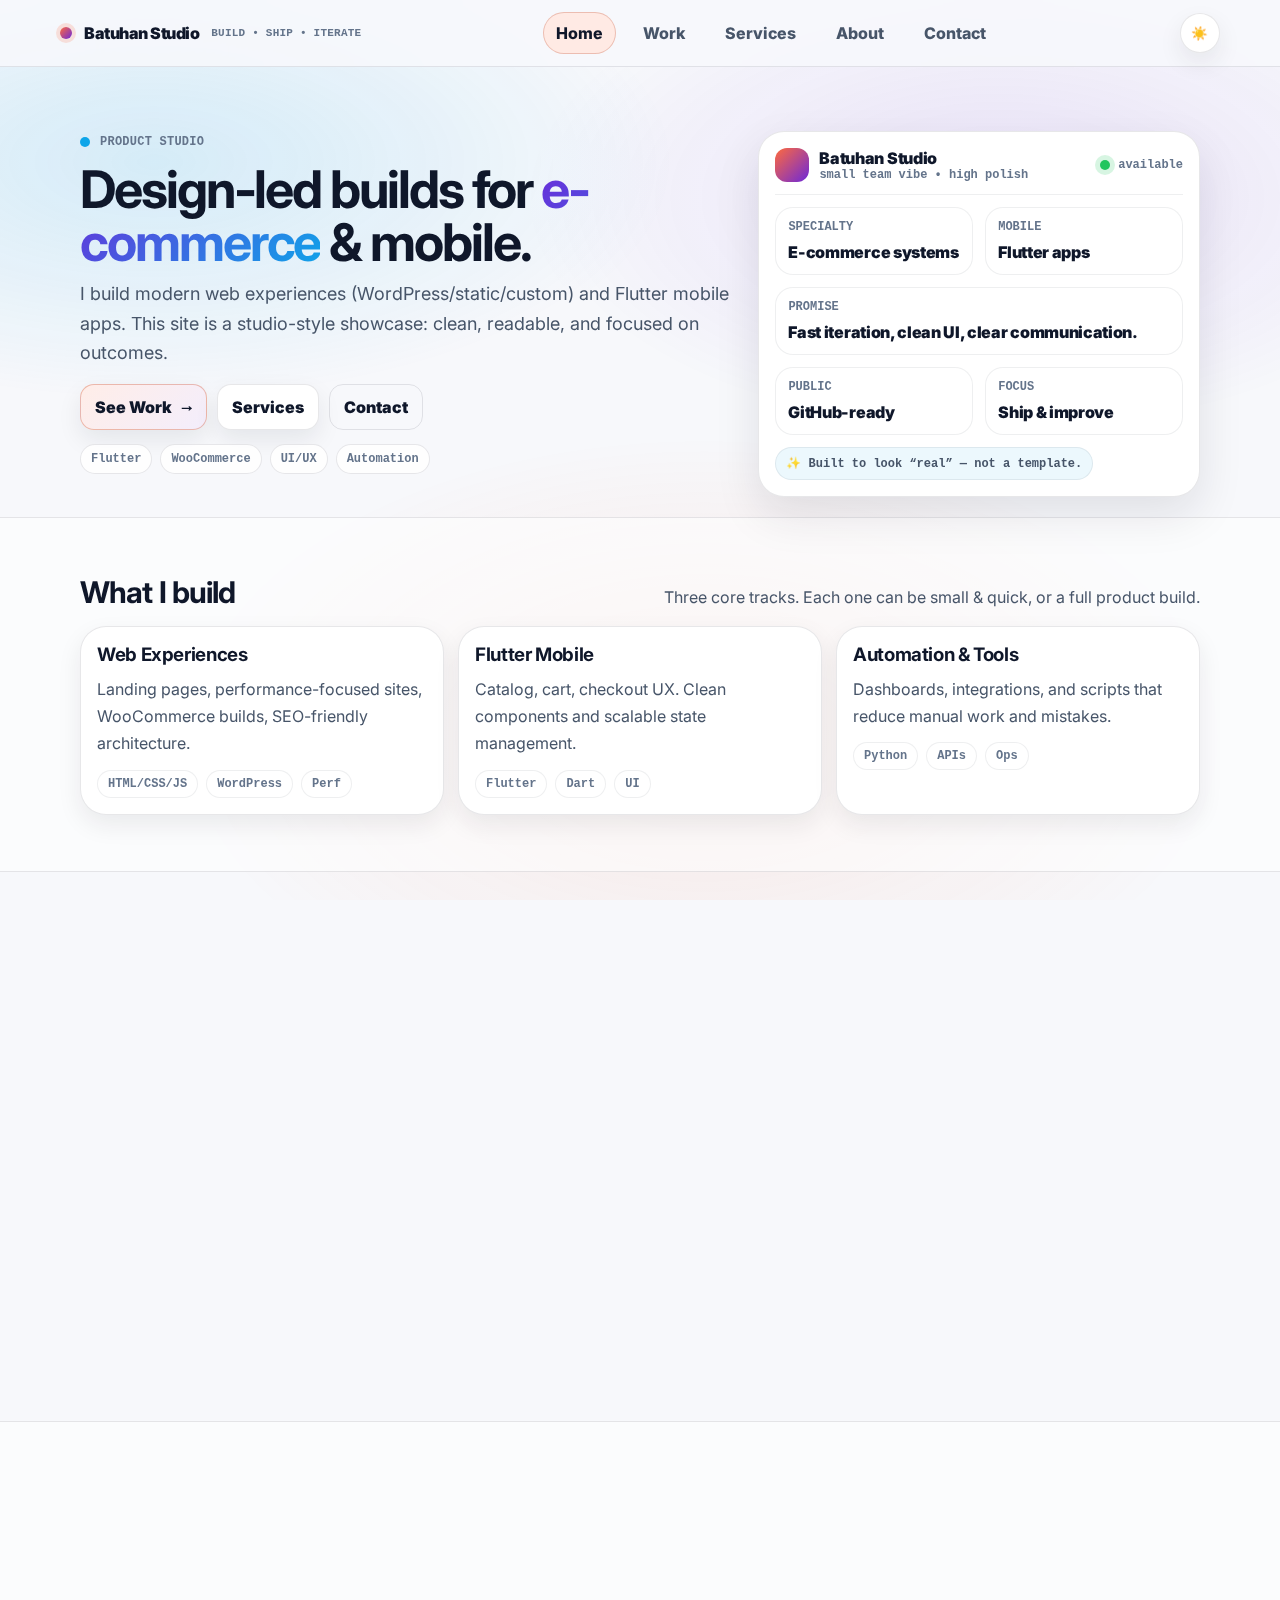
<file: index.html>
<!doctype html>
<html lang="en" data-theme="light">
<head>
  <meta charset="utf-8" />
  <meta name="viewport" content="width=device-width, initial-scale=1" />
  <meta name="theme-color" content="#f7f8fb" />
  <meta name="description" content="Studio-style landing for Batuhan Saylam." />
  <title>Batuhan Studio | Product Studio</title>

  <link rel="preconnect" href="https://fonts.googleapis.com">
  <link rel="preconnect" href="https://fonts.gstatic.com" crossorigin>
  <link href="https://fonts.googleapis.com/css2?family=Inter:wght@300;400;600;700;800;900&display=swap" rel="stylesheet">

  <link rel="stylesheet" href="./assets/css/styles.css" />
</head>
<body>
  <div class="bg" aria-hidden="true"></div>

  <div class="page-transition" id="pageTransition" aria-hidden="true">
    <div class="pt-inner">
      <div class="pt-card"><span class="spinner" aria-hidden="true"></span><span>Loading…</span></div>
    </div>
  </div>

  <header class="topbar">
    <div class="container topbar-inner">
      <a class="brand" href="./index.html" aria-label="Home">
        <span class="brand-mark" aria-hidden="true"></span>
        <span>Batuhan Studio</span>
        <small>build • ship • iterate</small>
      </a>

      <nav class="nav" aria-label="Main">
        <a href="./index.html">Home</a>
        <a href="./work.html">Work</a>
        <a href="./services.html">Services</a>
        <a href="./about.html">About</a>
        <a href="./index.html#contact">Contact</a>
      </nav>

      <div class="actions">
        <button class="icon-btn" id="themeToggle" aria-label="Toggle theme"><span id="themeIcon">☀️</span></button>
        <button class="icon-btn burger" id="burger" aria-label="Menu" aria-expanded="false">
          <span></span><span></span><span></span>
        </button>
      </div>
    </div>
  </header>

  <aside class="drawer" id="drawer" aria-hidden="true">
    <div class="drawer-panel drawer-panel">
      <div style="display:flex; justify-content:space-between; align-items:center; gap:10px;">
        <span class="pill">menu</span>
        <button class="icon-btn" id="drawerClose" aria-label="Close">✕</button>
      </div>
      <div style="margin-top:10px">
        <a href="./index.html">Home</a>
        <a href="./work.html">Work</a>
        <a href="./services.html">Services</a>
        <a href="./about.html">About</a>
        <a href="./index.html#contact">Contact</a>
      </div>
      <div style="margin-top:14px; display:flex; gap:8px; flex-wrap:wrap;">
        <span class="pill">static</span><span class="pill">fast</span><span class="pill">public repo safe</span>
      </div>
    </div>
  </aside>

  
<main>
  <section class="hero">
    <div class="container">
      <div class="hero-grid">
        <div class="reveal">
          <div class="kicker"><span class="kdot"></span><span>product studio</span></div>
          <h1>Design-led builds for <span class="grad">e-commerce</span> & mobile.</h1>
          <p class="lead">
            I build modern web experiences (WordPress/static/custom) and Flutter mobile apps.
            This site is a studio-style showcase: clean, readable, and focused on outcomes.
          </p>

          <div class="hero-cta">
            <a class="btn primary" href="./work.html"><span>See Work</span><span class="arrow">→</span></a>
            <a class="btn" href="./services.html"><span>Services</span></a>
            <a class="btn ghost" href="#contact"><span>Contact</span></a>
          </div>

          <div class="reveal" style="margin-top:14px; display:flex; gap:8px; flex-wrap:wrap">
            <span class="pill">Flutter</span><span class="pill">WooCommerce</span><span class="pill">UI/UX</span><span class="pill">Automation</span>
          </div>
        </div>

        <aside class="hero-card reveal">
          <div class="top">
            <div class="logo">
              <div class="sq" aria-hidden="true"></div>
              <div>
                <div style="font-weight:950; letter-spacing:-.02em;">Batuhan Studio</div>
                <div style="color:var(--muted2); font-family:var(--mono); font-weight:800; font-size:12px;">small team vibe • high polish</div>
              </div>
            </div>
            <div class="status"><span class="dot" aria-hidden="true"></span><span>available</span></div>
          </div>

          <div class="bento">
            <div class="tile">
              <div class="t">specialty</div>
              <div class="v">E-commerce systems</div>
            </div>
            <div class="tile">
              <div class="t">mobile</div>
              <div class="v">Flutter apps</div>
            </div>
            <div class="tile big">
              <div class="t">promise</div>
              <div class="v">Fast iteration, clean UI, clear communication.</div>
            </div>
            <div class="tile">
              <div class="t">public</div>
              <div class="v">GitHub-ready</div>
            </div>
            <div class="tile">
              <div class="t">focus</div>
              <div class="v">Ship & improve</div>
            </div>
          </div>

          <div style="margin-top:12px">
            <span class="spark">✨ Built to look “real” — not a template.</span>
          </div>
        </aside>
      </div>
    </div>
  </section>

  <section class="section alt">
    <div class="container">
      <div class="section-head">
        <h2 class="reveal">What I build</h2>
        <p class="reveal">Three core tracks. Each one can be small & quick, or a full product build.</p>
      </div>

      <div class="grid three">
        <div class="card reveal">
          <h3>Web Experiences</h3>
          <p>Landing pages, performance-focused sites, WooCommerce builds, SEO-friendly architecture.</p>
          <div class="tags"><span class="tag">HTML/CSS/JS</span><span class="tag">WordPress</span><span class="tag">Perf</span></div>
        </div>
        <div class="card reveal">
          <h3>Flutter Mobile</h3>
          <p>Catalog, cart, checkout UX. Clean components and scalable state management.</p>
          <div class="tags"><span class="tag">Flutter</span><span class="tag">Dart</span><span class="tag">UI</span></div>
        </div>
        <div class="card reveal">
          <h3>Automation & Tools</h3>
          <p>Dashboards, integrations, and scripts that reduce manual work and mistakes.</p>
          <div class="tags"><span class="tag">Python</span><span class="tag">APIs</span><span class="tag">Ops</span></div>
        </div>
      </div>
    </div>
  </section>

  <section class="section">
    <div class="container">
      <div class="section-head">
        <h2 class="reveal">Selected work</h2>
        <p class="reveal">High-level cards here; details can live in case-study pages or repo READMEs.</p>
      </div>

      <div class="work">
        <a class="work-item reveal" href="./work.html">
          <div class="work-cover"><span class="work-badge">E-commerce</span></div>
          <div class="work-body">
            <h3>Checkout & Cart Improvements</h3>
            <p>Reduce friction in the purchase funnel and improve clarity across devices.</p>
            <div class="work-meta"><span class="tag">UX</span><span class="tag">WooCommerce</span><span class="tag">Performance</span></div>
          </div>
        </a>

        <a class="work-item reveal" href="./work.html">
          <div class="work-cover"><span class="work-badge">Flutter</span></div>
          <div class="work-body">
            <h3>Boutique Store App</h3>
            <p>Mobile storefront consuming WordPress/Woo data with a premium UI.</p>
            <div class="work-meta"><span class="tag">Flutter</span><span class="tag">API</span><span class="tag">UI</span></div>
          </div>
        </a>
      </div>

      <div class="reveal" style="margin-top:14px; display:flex; justify-content:flex-end;">
        <a class="btn primary" href="./work.html"><span>Browse all work</span><span class="arrow">→</span></a>
      </div>
    </div>
  </section>

  <section class="section alt">
    <div class="container">
      <div class="section-head">
        <h2 class="reveal">How I work</h2>
        <p class="reveal">Simple process, shipped in small increments. It keeps projects sane.</p>
      </div>

      <div class="process">
        <div class="step reveal">
          <div class="num">1</div>
          <h3>Define</h3>
          <p>Clarify scope, constraints, user journey, and success metrics.</p>
        </div>
        <div class="step reveal">
          <div class="num">2</div>
          <h3>Design</h3>
          <p>Bento layouts, clean components, and UX for real-world edge cases.</p>
        </div>
        <div class="step reveal">
          <div class="num">3</div>
          <h3>Ship</h3>
          <p>Deliver fast, iterate weekly, and keep everything maintainable.</p>
        </div>
      </div>
    </div>
  </section>

  <section class="section" id="contact">
    <div class="container">
      <div class="section-head">
        <h2 class="reveal">Contact</h2>
        <p class="reveal">No backend here — the form opens your email client. Clean + public repo safe.</p>
      </div>

      <div class="grid two">
        <div class="card reveal">
          <h3>Quick links</h3>
          <p><strong>Email:</strong> <a href="mailto:batuhan.saylam@icloud.com">batuhan.saylam@icloud.com</a></p>
          <p><strong>GitHub:</strong> <a href="https://github.com/bthnsylm" target="_blank" rel="noreferrer">github.com/bthnsylm</a></p>
          <p style="margin-top:12px; color:var(--muted2); font-family:var(--mono); font-weight:800; font-size:12px;">
            LinkedIn: pending account review
          </p>
          <div class="tags"><span class="tag">Istanbul</span><span class="tag">E-commerce</span><span class="tag">Mobile</span></div>
        </div>

        <div class="card reveal">
          <h3>Send a message</h3>
          <form id="contactForm" style="display:grid; gap:10px;">
            <label style="display:grid; gap:6px;">
              <span style="font-family:var(--mono); font-weight:900; font-size:12px; color:var(--muted2); text-transform:uppercase;">Name</span>
              <input name="name" required placeholder="Your name" style="padding:12px 12px; border-radius:14px; border:1px solid var(--line); background:var(--paper); color:var(--ink); outline:none;" />
            </label>
            <label style="display:grid; gap:6px;">
              <span style="font-family:var(--mono); font-weight:900; font-size:12px; color:var(--muted2); text-transform:uppercase;">Email</span>
              <input name="email" type="email" required placeholder="you@mail.com" style="padding:12px 12px; border-radius:14px; border:1px solid var(--line); background:var(--paper); color:var(--ink); outline:none;" />
            </label>
            <label style="display:grid; gap:6px;">
              <span style="font-family:var(--mono); font-weight:900; font-size:12px; color:var(--muted2); text-transform:uppercase;">Message</span>
              <textarea name="message" rows="5" required placeholder="A short message…" style="padding:12px 12px; border-radius:14px; border:1px solid var(--line); background:var(--paper); color:var(--ink); outline:none; resize:vertical;"></textarea>
            </label>
            <button class="btn primary" type="submit"><span>Open email</span><span class="arrow">→</span></button>
            <div class="pill">Tip: later we can wire this to a real API.</div>
          </form>
        </div>
      </div>
    </div>
  </section>
</main>


  <footer class="footer">
    <div class="container footer-inner">
      <span class="reveal">© <span id="year"></span> Batuhan Saylam</span>
      <span class="reveal" style="display:flex; gap:10px; align-items:center; flex-wrap:wrap;">
        <span class="pill">HTML/CSS/JS</span>
        <a href="https://github.com/bthnsylm" target="_blank" rel="noreferrer">GitHub</a>
      </span>
    </div>
  </footer>

  <script src="./assets/js/main.js"></script>
</body>
</html>
</file>
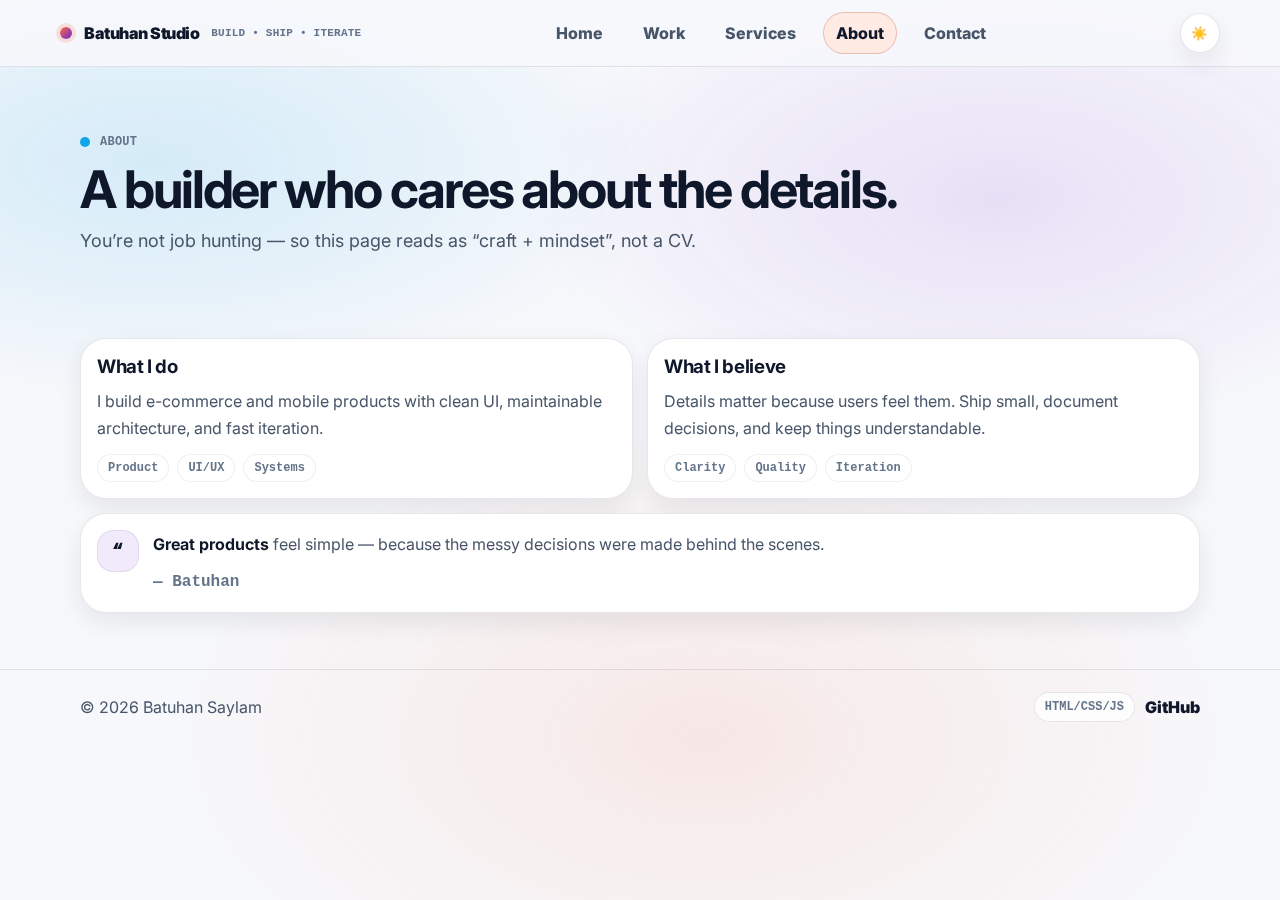
<file: about.html>
<!doctype html>
<html lang="en" data-theme="light">
<head>
  <meta charset="utf-8" />
  <meta name="viewport" content="width=device-width, initial-scale=1" />
  <meta name="theme-color" content="#f7f8fb" />
  <meta name="description" content="About the studio." />
  <title>About | Batuhan Studio</title>

  <link rel="preconnect" href="https://fonts.googleapis.com">
  <link rel="preconnect" href="https://fonts.gstatic.com" crossorigin>
  <link href="https://fonts.googleapis.com/css2?family=Inter:wght@300;400;600;700;800;900&display=swap" rel="stylesheet">

  <link rel="stylesheet" href="./assets/css/styles.css" />
</head>
<body>
  <div class="bg" aria-hidden="true"></div>

  <div class="page-transition" id="pageTransition" aria-hidden="true">
    <div class="pt-inner">
      <div class="pt-card"><span class="spinner" aria-hidden="true"></span><span>Loading…</span></div>
    </div>
  </div>

  <header class="topbar">
    <div class="container topbar-inner">
      <a class="brand" href="./index.html" aria-label="Home">
        <span class="brand-mark" aria-hidden="true"></span>
        <span>Batuhan Studio</span>
        <small>build • ship • iterate</small>
      </a>

      <nav class="nav" aria-label="Main">
        <a href="./index.html">Home</a>
        <a href="./work.html">Work</a>
        <a href="./services.html">Services</a>
        <a href="./about.html">About</a>
        <a href="./index.html#contact">Contact</a>
      </nav>

      <div class="actions">
        <button class="icon-btn" id="themeToggle" aria-label="Toggle theme"><span id="themeIcon">☀️</span></button>
        <button class="icon-btn burger" id="burger" aria-label="Menu" aria-expanded="false">
          <span></span><span></span><span></span>
        </button>
      </div>
    </div>
  </header>

  <aside class="drawer" id="drawer" aria-hidden="true">
    <div class="drawer-panel drawer-panel">
      <div style="display:flex; justify-content:space-between; align-items:center; gap:10px;">
        <span class="pill">menu</span>
        <button class="icon-btn" id="drawerClose" aria-label="Close">✕</button>
      </div>
      <div style="margin-top:10px">
        <a href="./index.html">Home</a>
        <a href="./work.html">Work</a>
        <a href="./services.html">Services</a>
        <a href="./about.html">About</a>
        <a href="./index.html#contact">Contact</a>
      </div>
      <div style="margin-top:14px; display:flex; gap:8px; flex-wrap:wrap;">
        <span class="pill">static</span><span class="pill">fast</span><span class="pill">public repo safe</span>
      </div>
    </div>
  </aside>

  
<main>
  <section class="hero" style="padding-bottom:10px;">
    <div class="container">
      <div class="kicker reveal"><span class="kdot"></span><span>about</span></div>
      <h1 class="reveal">A builder who cares about the details.</h1>
      <p class="lead reveal">You’re not job hunting — so this page reads as “craft + mindset”, not a CV.</p>
    </div>
  </section>

  <section class="section">
    <div class="container">
      <div class="grid two">
        <div class="card reveal">
          <h3>What I do</h3>
          <p>I build e-commerce and mobile products with clean UI, maintainable architecture, and fast iteration.</p>
          <div class="tags"><span class="tag">Product</span><span class="tag">UI/UX</span><span class="tag">Systems</span></div>
        </div>
        <div class="card reveal">
          <h3>What I believe</h3>
          <p>Details matter because users feel them. Ship small, document decisions, and keep things understandable.</p>
          <div class="tags"><span class="tag">Clarity</span><span class="tag">Quality</span><span class="tag">Iteration</span></div>
        </div>
      </div>

      <div style="margin-top:14px" class="quote reveal">
        <div class="qmark">“</div>
        <div>
          <p><strong>Great products</strong> feel simple — because the messy decisions were made behind the scenes.</p>
          <p style="margin-top:10px; color:var(--muted2); font-family:var(--mono); font-weight:800;">— Batuhan</p>
        </div>
      </div>
    </div>
  </section>
</main>


  <footer class="footer">
    <div class="container footer-inner">
      <span class="reveal">© <span id="year"></span> Batuhan Saylam</span>
      <span class="reveal" style="display:flex; gap:10px; align-items:center; flex-wrap:wrap;">
        <span class="pill">HTML/CSS/JS</span>
        <a href="https://github.com/bthnsylm" target="_blank" rel="noreferrer">GitHub</a>
      </span>
    </div>
  </footer>

  <script src="./assets/js/main.js"></script>
</body>
</html>
</file>
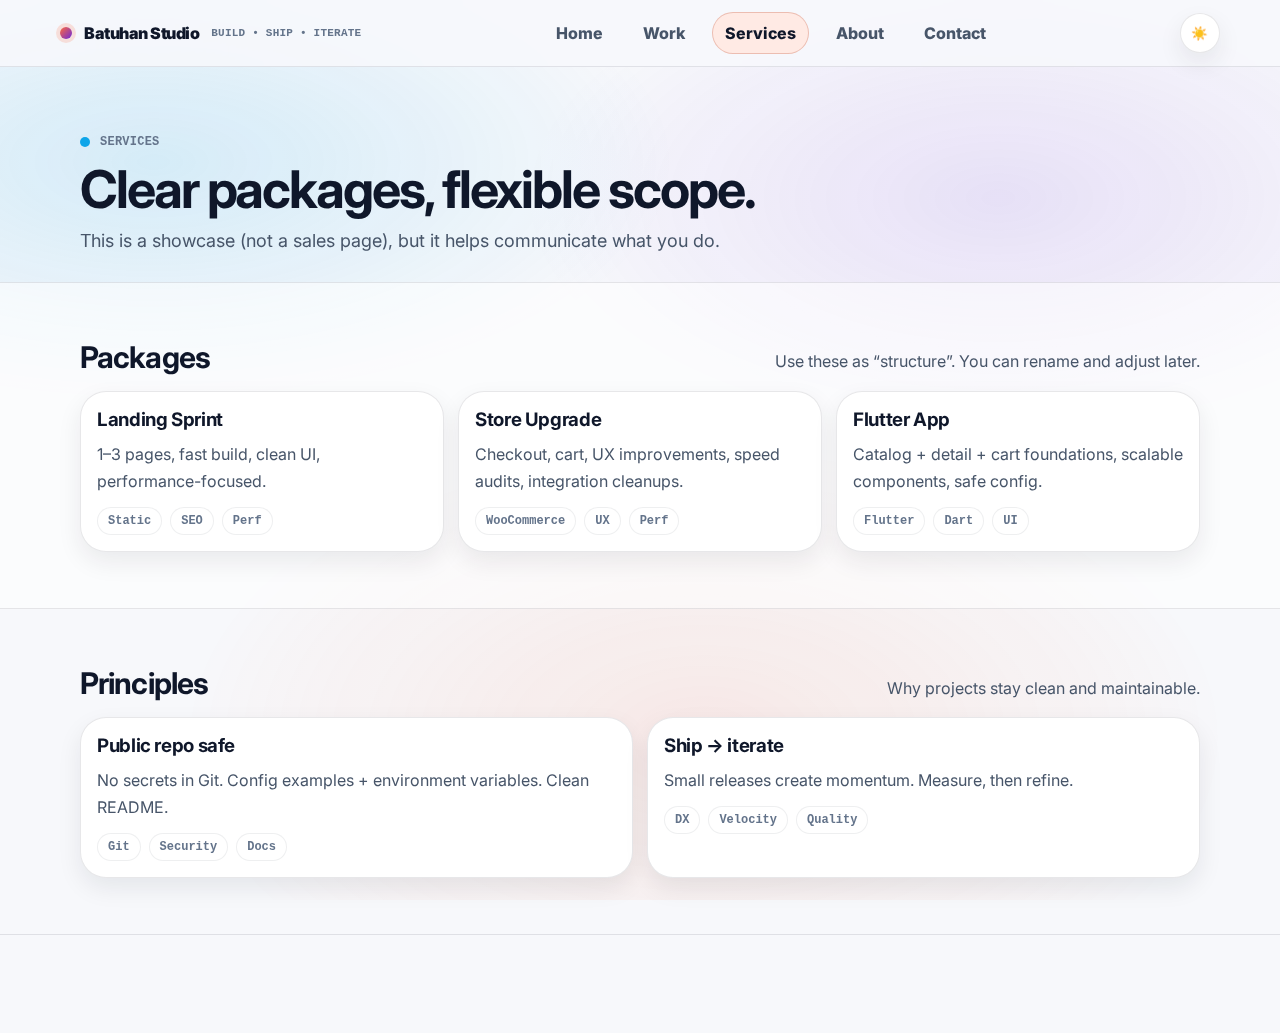
<file: services.html>
<!doctype html>
<html lang="en" data-theme="light">
<head>
  <meta charset="utf-8" />
  <meta name="viewport" content="width=device-width, initial-scale=1" />
  <meta name="theme-color" content="#f7f8fb" />
  <meta name="description" content="Services and packages." />
  <title>Services | Batuhan Studio</title>

  <link rel="preconnect" href="https://fonts.googleapis.com">
  <link rel="preconnect" href="https://fonts.gstatic.com" crossorigin>
  <link href="https://fonts.googleapis.com/css2?family=Inter:wght@300;400;600;700;800;900&display=swap" rel="stylesheet">

  <link rel="stylesheet" href="./assets/css/styles.css" />
</head>
<body>
  <div class="bg" aria-hidden="true"></div>

  <div class="page-transition" id="pageTransition" aria-hidden="true">
    <div class="pt-inner">
      <div class="pt-card"><span class="spinner" aria-hidden="true"></span><span>Loading…</span></div>
    </div>
  </div>

  <header class="topbar">
    <div class="container topbar-inner">
      <a class="brand" href="./index.html" aria-label="Home">
        <span class="brand-mark" aria-hidden="true"></span>
        <span>Batuhan Studio</span>
        <small>build • ship • iterate</small>
      </a>

      <nav class="nav" aria-label="Main">
        <a href="./index.html">Home</a>
        <a href="./work.html">Work</a>
        <a href="./services.html">Services</a>
        <a href="./about.html">About</a>
        <a href="./index.html#contact">Contact</a>
      </nav>

      <div class="actions">
        <button class="icon-btn" id="themeToggle" aria-label="Toggle theme"><span id="themeIcon">☀️</span></button>
        <button class="icon-btn burger" id="burger" aria-label="Menu" aria-expanded="false">
          <span></span><span></span><span></span>
        </button>
      </div>
    </div>
  </header>

  <aside class="drawer" id="drawer" aria-hidden="true">
    <div class="drawer-panel drawer-panel">
      <div style="display:flex; justify-content:space-between; align-items:center; gap:10px;">
        <span class="pill">menu</span>
        <button class="icon-btn" id="drawerClose" aria-label="Close">✕</button>
      </div>
      <div style="margin-top:10px">
        <a href="./index.html">Home</a>
        <a href="./work.html">Work</a>
        <a href="./services.html">Services</a>
        <a href="./about.html">About</a>
        <a href="./index.html#contact">Contact</a>
      </div>
      <div style="margin-top:14px; display:flex; gap:8px; flex-wrap:wrap;">
        <span class="pill">static</span><span class="pill">fast</span><span class="pill">public repo safe</span>
      </div>
    </div>
  </aside>

  
<main>
  <section class="hero" style="padding-bottom:10px;">
    <div class="container">
      <div class="kicker reveal"><span class="kdot"></span><span>services</span></div>
      <h1 class="reveal">Clear packages, flexible scope.</h1>
      <p class="lead reveal">This is a showcase (not a sales page), but it helps communicate what you do.</p>
    </div>
  </section>

  <section class="section alt">
    <div class="container">
      <div class="section-head">
        <h2 class="reveal">Packages</h2>
        <p class="reveal">Use these as “structure”. You can rename and adjust later.</p>
      </div>

      <div class="grid three">
        <div class="card reveal">
          <h3>Landing Sprint</h3>
          <p>1–3 pages, fast build, clean UI, performance-focused.</p>
          <div class="tags"><span class="tag">Static</span><span class="tag">SEO</span><span class="tag">Perf</span></div>
        </div>
        <div class="card reveal">
          <h3>Store Upgrade</h3>
          <p>Checkout, cart, UX improvements, speed audits, integration cleanups.</p>
          <div class="tags"><span class="tag">WooCommerce</span><span class="tag">UX</span><span class="tag">Perf</span></div>
        </div>
        <div class="card reveal">
          <h3>Flutter App</h3>
          <p>Catalog + detail + cart foundations, scalable components, safe config.</p>
          <div class="tags"><span class="tag">Flutter</span><span class="tag">Dart</span><span class="tag">UI</span></div>
        </div>
      </div>
    </div>
  </section>

  <section class="section">
    <div class="container">
      <div class="section-head">
        <h2 class="reveal">Principles</h2>
        <p class="reveal">Why projects stay clean and maintainable.</p>
      </div>

      <div class="grid two">
        <div class="card reveal">
          <h3>Public repo safe</h3>
          <p>No secrets in Git. Config examples + environment variables. Clean README.</p>
          <div class="tags"><span class="tag">Git</span><span class="tag">Security</span><span class="tag">Docs</span></div>
        </div>
        <div class="card reveal">
          <h3>Ship → iterate</h3>
          <p>Small releases create momentum. Measure, then refine.</p>
          <div class="tags"><span class="tag">DX</span><span class="tag">Velocity</span><span class="tag">Quality</span></div>
        </div>
      </div>
    </div>
  </section>
</main>


  <footer class="footer">
    <div class="container footer-inner">
      <span class="reveal">© <span id="year"></span> Batuhan Saylam</span>
      <span class="reveal" style="display:flex; gap:10px; align-items:center; flex-wrap:wrap;">
        <span class="pill">HTML/CSS/JS</span>
        <a href="https://github.com/bthnsylm" target="_blank" rel="noreferrer">GitHub</a>
      </span>
    </div>
  </footer>

  <script src="./assets/js/main.js"></script>
</body>
</html>
</file>
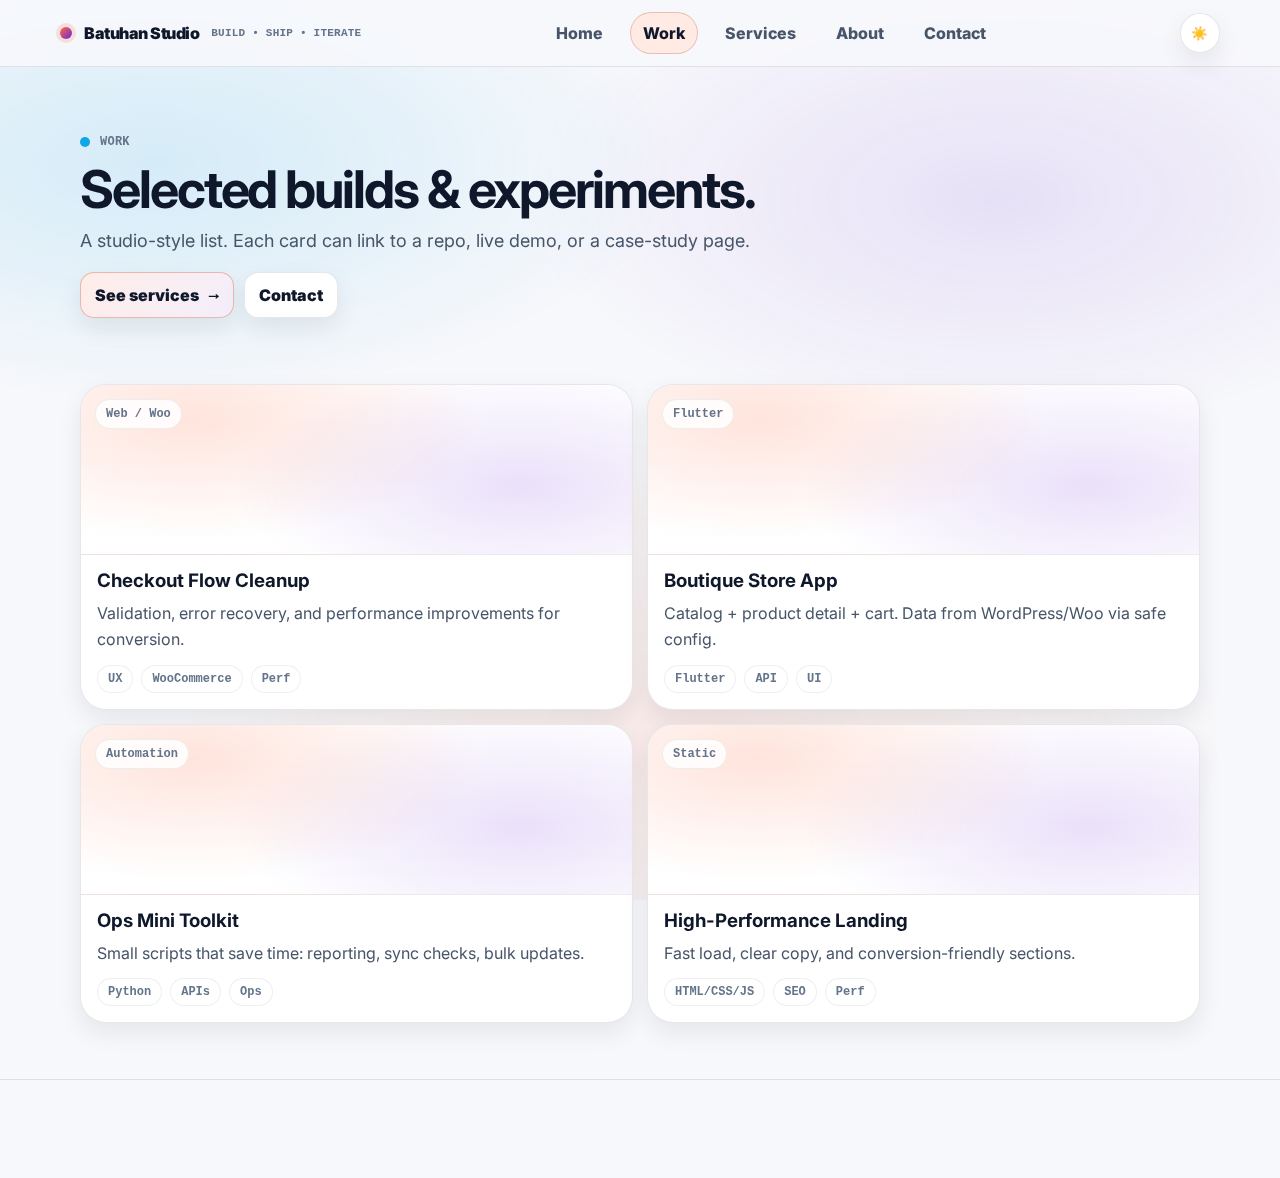
<file: work.html>
<!doctype html>
<html lang="en" data-theme="light">
<head>
  <meta charset="utf-8" />
  <meta name="viewport" content="width=device-width, initial-scale=1" />
  <meta name="theme-color" content="#f7f8fb" />
  <meta name="description" content="Selected work and projects." />
  <title>Work | Batuhan Studio</title>

  <link rel="preconnect" href="https://fonts.googleapis.com">
  <link rel="preconnect" href="https://fonts.gstatic.com" crossorigin>
  <link href="https://fonts.googleapis.com/css2?family=Inter:wght@300;400;600;700;800;900&display=swap" rel="stylesheet">

  <link rel="stylesheet" href="./assets/css/styles.css" />
</head>
<body>
  <div class="bg" aria-hidden="true"></div>

  <div class="page-transition" id="pageTransition" aria-hidden="true">
    <div class="pt-inner">
      <div class="pt-card"><span class="spinner" aria-hidden="true"></span><span>Loading…</span></div>
    </div>
  </div>

  <header class="topbar">
    <div class="container topbar-inner">
      <a class="brand" href="./index.html" aria-label="Home">
        <span class="brand-mark" aria-hidden="true"></span>
        <span>Batuhan Studio</span>
        <small>build • ship • iterate</small>
      </a>

      <nav class="nav" aria-label="Main">
        <a href="./index.html">Home</a>
        <a href="./work.html">Work</a>
        <a href="./services.html">Services</a>
        <a href="./about.html">About</a>
        <a href="./index.html#contact">Contact</a>
      </nav>

      <div class="actions">
        <button class="icon-btn" id="themeToggle" aria-label="Toggle theme"><span id="themeIcon">☀️</span></button>
        <button class="icon-btn burger" id="burger" aria-label="Menu" aria-expanded="false">
          <span></span><span></span><span></span>
        </button>
      </div>
    </div>
  </header>

  <aside class="drawer" id="drawer" aria-hidden="true">
    <div class="drawer-panel drawer-panel">
      <div style="display:flex; justify-content:space-between; align-items:center; gap:10px;">
        <span class="pill">menu</span>
        <button class="icon-btn" id="drawerClose" aria-label="Close">✕</button>
      </div>
      <div style="margin-top:10px">
        <a href="./index.html">Home</a>
        <a href="./work.html">Work</a>
        <a href="./services.html">Services</a>
        <a href="./about.html">About</a>
        <a href="./index.html#contact">Contact</a>
      </div>
      <div style="margin-top:14px; display:flex; gap:8px; flex-wrap:wrap;">
        <span class="pill">static</span><span class="pill">fast</span><span class="pill">public repo safe</span>
      </div>
    </div>
  </aside>

  
<main>
  <section class="hero" style="padding-bottom:10px;">
    <div class="container">
      <div class="kicker reveal"><span class="kdot"></span><span>work</span></div>
      <h1 class="reveal">Selected builds & experiments.</h1>
      <p class="lead reveal">A studio-style list. Each card can link to a repo, live demo, or a case-study page.</p>
      <div class="hero-cta reveal">
        <a class="btn primary" href="./services.html"><span>See services</span><span class="arrow">→</span></a>
        <a class="btn" href="./index.html#contact"><span>Contact</span></a>
      </div>
    </div>
  </section>

  <section class="section">
    <div class="container">
      <div class="work">
        <div class="work-item reveal">
          <div class="work-cover"><span class="work-badge">Web / Woo</span></div>
          <div class="work-body">
            <h3>Checkout Flow Cleanup</h3>
            <p>Validation, error recovery, and performance improvements for conversion.</p>
            <div class="work-meta"><span class="tag">UX</span><span class="tag">WooCommerce</span><span class="tag">Perf</span></div>
          </div>
        </div>

        <div class="work-item reveal">
          <div class="work-cover"><span class="work-badge">Flutter</span></div>
          <div class="work-body">
            <h3>Boutique Store App</h3>
            <p>Catalog + product detail + cart. Data from WordPress/Woo via safe config.</p>
            <div class="work-meta"><span class="tag">Flutter</span><span class="tag">API</span><span class="tag">UI</span></div>
          </div>
        </div>

        <div class="work-item reveal">
          <div class="work-cover"><span class="work-badge">Automation</span></div>
          <div class="work-body">
            <h3>Ops Mini Toolkit</h3>
            <p>Small scripts that save time: reporting, sync checks, bulk updates.</p>
            <div class="work-meta"><span class="tag">Python</span><span class="tag">APIs</span><span class="tag">Ops</span></div>
          </div>
        </div>

        <div class="work-item reveal">
          <div class="work-cover"><span class="work-badge">Static</span></div>
          <div class="work-body">
            <h3>High-Performance Landing</h3>
            <p>Fast load, clear copy, and conversion-friendly sections.</p>
            <div class="work-meta"><span class="tag">HTML/CSS/JS</span><span class="tag">SEO</span><span class="tag">Perf</span></div>
          </div>
        </div>
      </div>
    </div>
  </section>
</main>


  <footer class="footer">
    <div class="container footer-inner">
      <span class="reveal">© <span id="year"></span> Batuhan Saylam</span>
      <span class="reveal" style="display:flex; gap:10px; align-items:center; flex-wrap:wrap;">
        <span class="pill">HTML/CSS/JS</span>
        <a href="https://github.com/bthnsylm" target="_blank" rel="noreferrer">GitHub</a>
      </span>
    </div>
  </footer>

  <script src="./assets/js/main.js"></script>
</body>
</html>
</file>
<file: assets/css/styles.css>
/* Product Studio Site (#1) — Clean Product / Bento / Corporate (distinct from portfolio + brutalist)
   No glassmorphism, no neon. Soft “product studio” vibe with whitespace + bento grids.
*/
:root{
  --bg:#f7f8fb;
  --paper:#ffffff;
  --ink:#0f172a;
  --muted:#475569;
  --muted2:#64748b;
  --line:rgba(15,23,42,.10);
  --line2:rgba(15,23,42,.07);

  --accent:#ff6a3d;   /* warm orange */
  --accent2:#6d28d9;  /* purple */
  --accent3:#0ea5e9;  /* sky */

  --shadow: 0 18px 45px rgba(15,23,42,.10);
  --shadow2: 0 10px 24px rgba(15,23,42,.08);

  --r:18px;
  --r2:26px;
  --max:1160px;

  --sans: Inter, system-ui, -apple-system, Segoe UI, Roboto, Helvetica, Arial, "Apple Color Emoji","Segoe UI Emoji";
  --mono: ui-monospace, SFMono-Regular, Menlo, Monaco, Consolas, "Liberation Mono", "Courier New", monospace;
}

[data-theme="dark"]{
  --bg:#0b1020;
  --paper:#0f1832;
  --ink:#f5f7ff;
  --muted:rgba(245,247,255,.74);
  --muted2:rgba(245,247,255,.58);
  --line:rgba(245,247,255,.14);
  --line2:rgba(245,247,255,.10);
  --shadow: 0 18px 60px rgba(0,0,0,.35);
  --shadow2: 0 10px 28px rgba(0,0,0,.25);
}

*{box-sizing:border-box}
html{scroll-behavior:smooth}
body{
  margin:0;
  background: var(--bg);
  color: var(--ink);
  font-family: var(--sans);
  overflow-x:hidden;
}

/* background blobs (subtle, not glass) */
.bg{
  position:fixed; inset:0; pointer-events:none; z-index:-1;
  background:
    radial-gradient(900px 420px at 12% 18%, color-mix(in srgb, var(--accent3) 16%, transparent), transparent 58%),
    radial-gradient(820px 420px at 78% 22%, color-mix(in srgb, var(--accent2) 12%, transparent), transparent 58%),
    radial-gradient(900px 520px at 55% 82%, color-mix(in srgb, var(--accent) 12%, transparent), transparent 60%);
  opacity:.9;
}

a{color:inherit; text-decoration:none}
.container{max-width:var(--max); margin:0 auto; padding:0 20px}

.topbar{
  position:sticky; top:0; z-index:50;
  background: color-mix(in srgb, var(--bg) 86%, transparent);
  backdrop-filter: blur(10px);
  border-bottom:1px solid var(--line);
}
.topbar-inner{
  display:flex; align-items:center; justify-content:space-between;
  padding:12px 0; gap:14px;
}
.brand{
  display:flex; align-items:center; gap:12px;
  font-weight:900; letter-spacing:-.03em;
}
.brand-mark{
  width:12px; height:12px; border-radius:6px;
  background: linear-gradient(135deg, var(--accent), var(--accent2));
  box-shadow: 0 0 0 4px color-mix(in srgb, var(--accent) 18%, transparent);
}
.brand small{
  font-family:var(--mono);
  color:var(--muted2);
  font-weight:800;
  letter-spacing:.02em;
  text-transform:uppercase;
  font-size:11px;
}
.nav{
  display:flex; gap:14px; align-items:center;
  color:var(--muted);
  font-weight:800;
}
.nav a{
  padding:10px 12px;
  border-radius: 999px;
  border:1px solid transparent;
  transition:.18s ease;
}
.nav a:hover{
  background: color-mix(in srgb, var(--paper) 70%, transparent);
  border-color: var(--line2);
  color:var(--ink);
}
.nav a.active{
  background: color-mix(in srgb, var(--accent) 14%, var(--paper));
  border-color: color-mix(in srgb, var(--accent) 22%, var(--line));
  color:var(--ink);
}

.actions{display:flex; gap:10px; align-items:center}
.icon-btn{
  width:40px; height:40px;
  border-radius: 999px;
  border:1px solid var(--line);
  background: var(--paper);
  box-shadow: var(--shadow2);
  display:grid; place-items:center;
  cursor:pointer;
  transition:.18s ease;
}
.icon-btn:hover{transform: translateY(-1px)}
.burger{display:none}
.burger span{width:18px; height:2px; background:var(--ink); border-radius:2px; display:block; opacity:.9}
.burger span:nth-child(2){width:14px; margin-left:4px}
.burger span:nth-child(3){width:10px; margin-left:8px}

/* Drawer */
.drawer{
  position:fixed; inset:0; z-index:60;
  background: rgba(2,6,23,.45);
  opacity:0; pointer-events:none;
  transition:.2s ease;
}
[data-theme="dark"] .drawer{background: rgba(0,0,0,.55);}
.drawer.open{opacity:1; pointer-events:auto}
.drawer-panel{
  position:absolute; right:0; top:0; height:100%;
  width:min(380px, 86vw);
  background: var(--paper);
  border-left:1px solid var(--line);
  padding:16px;
  transform: translateX(18px);
  transition:.2s ease;
  box-shadow: var(--shadow);
}
.drawer.open .drawer-panel{transform: translateX(0)}
.drawer a{
  display:block; padding:12px 12px;
  border-radius: 14px;
  margin:6px 0;
  font-weight:900;
  border:1px solid transparent;
  color: var(--muted);
}
.drawer a:hover{
  background: color-mix(in srgb, var(--accent3) 10%, var(--paper));
  border-color: var(--line2);
  color: var(--ink);
}
.pill{
  display:inline-flex; align-items:center; gap:8px;
  padding:7px 10px;
  border-radius: 999px;
  border:1px solid var(--line);
  background: color-mix(in srgb, var(--paper) 80%, transparent);
  color:var(--muted2);
  font-family:var(--mono);
  font-weight:800;
  font-size:12px;
}

/* Hero */
.hero{padding:64px 0 20px}
.hero-grid{
  display:grid;
  grid-template-columns: 1.2fr .8fr;
  gap:16px;
  align-items:start;
}
.kicker{
  display:inline-flex; gap:10px; align-items:center;
  font-family:var(--mono);
  font-weight:900;
  font-size:12px;
  color:var(--muted2);
  text-transform:uppercase;
  letter-spacing:.02em;
}
.kdot{width:10px; height:10px; border-radius:5px; background: var(--accent3)}
h1{
  margin:12px 0 10px;
  font-size:52px;
  letter-spacing:-.04em;
  line-height:1.02;
}
.grad{
  background: linear-gradient(135deg, var(--accent2), var(--accent3));
  -webkit-background-clip:text; background-clip:text; color:transparent;
}
.lead{
  margin:0 0 16px;
  color:var(--muted);
  line-height:1.65;
  font-size:18px;
  max-width:72ch;
}
.hero-cta{display:flex; gap:10px; flex-wrap:wrap; margin-top:10px}
.btn{
  display:inline-flex; align-items:center; gap:10px;
  padding:12px 14px;
  border-radius: 14px;
  border:1px solid var(--line);
  background: var(--paper);
  box-shadow: var(--shadow2);
  font-weight:950;
  transition:.18s ease;
}
.btn:hover{transform: translateY(-1px)}
.btn.primary{
  border-color: color-mix(in srgb, var(--accent) 30%, var(--line));
  background: linear-gradient(135deg,
    color-mix(in srgb, var(--accent) 12%, var(--paper)),
    color-mix(in srgb, var(--accent2) 8%, var(--paper))
  );
}
.btn.ghost{
  background: transparent;
  box-shadow:none;
}
.btn .arrow{font-family:var(--mono); font-weight:950}

.hero-card{
  border:1px solid var(--line);
  background: var(--paper);
  border-radius: var(--r2);
  padding:16px;
  box-shadow: var(--shadow);
}
.hero-card .top{
  display:flex; justify-content:space-between; align-items:center; gap:12px;
  padding-bottom:12px;
  border-bottom:1px solid var(--line2);
}
.logo{
  display:flex; align-items:center; gap:10px;
  font-weight:950;
}
.logo .sq{
  width:34px; height:34px; border-radius: 12px;
  background: linear-gradient(135deg, var(--accent), var(--accent2));
}
.status{
  display:flex; gap:8px; align-items:center;
  font-family:var(--mono);
  font-weight:900;
  font-size:12px;
  color:var(--muted2);
}
.status .dot{
  width:10px; height:10px; border-radius:5px;
  background: #22c55e;
  box-shadow: 0 0 0 5px color-mix(in srgb, #22c55e 18%, transparent);
}

.bento{
  display:grid;
  grid-template-columns: 1fr 1fr;
  gap:12px;
  margin-top:12px;
}
.tile{
  border:1px solid var(--line2);
  border-radius: 18px;
  padding:12px;
  background: color-mix(in srgb, var(--paper) 90%, transparent);
}
.tile .t{font-family:var(--mono); font-weight:900; font-size:12px; color:var(--muted2); text-transform:uppercase}
.tile .v{margin-top:8px; font-weight:950; letter-spacing:-.02em}
.tile.big{grid-column: span 2}
.spark{
  display:inline-flex; align-items:center; gap:8px;
  padding:8px 10px;
  border-radius: 999px;
  border:1px solid var(--line2);
  background: color-mix(in srgb, var(--accent3) 8%, var(--paper));
  font-family:var(--mono);
  font-weight:900;
  font-size:12px;
  color:var(--muted);
}

/* Sections */
.section{padding:56px 0}
.section.alt{
  border-top:1px solid var(--line);
  border-bottom:1px solid var(--line);
  background: color-mix(in srgb, var(--paper) 55%, transparent);
}
.section-head{
  display:flex; justify-content:space-between; align-items:flex-end;
  gap:16px; margin-bottom:16px;
}
.section-head h2{
  margin:0;
  font-size:30px;
  letter-spacing:-.03em;
}
.section-head p{
  margin:0;
  color:var(--muted);
  max-width:70ch;
  line-height:1.65;
}
.grid{display:grid; gap:14px}
.grid.two{grid-template-columns: 1fr 1fr}
.grid.three{grid-template-columns: repeat(3, 1fr)}

.card{
  border:1px solid var(--line);
  background: var(--paper);
  border-radius: var(--r2);
  padding:16px;
  box-shadow: var(--shadow2);
}
.card h3{margin:0 0 10px; letter-spacing:-.02em}
.card p{margin:0; color:var(--muted); line-height:1.7}
.tags{display:flex; flex-wrap:wrap; gap:8px; margin-top:12px}
.tag{
  font-family:var(--mono);
  font-weight:900;
  font-size:12px;
  padding:6px 10px;
  border-radius:999px;
  border:1px solid var(--line2);
  color:var(--muted2);
  background: color-mix(in srgb, var(--paper) 92%, transparent);
}

.work{
  display:grid;
  grid-template-columns: repeat(12, 1fr);
  gap:14px;
}
.work-item{
  grid-column: span 6;
  border:1px solid var(--line);
  background: var(--paper);
  border-radius: var(--r2);
  overflow:hidden;
  box-shadow: var(--shadow2);
  transition:.18s ease;
}
.work-item:hover{transform: translateY(-2px)}
.work-cover{
  height:170px;
  border-bottom:1px solid var(--line2);
  background:
    radial-gradient(520px 220px at 20% 20%, color-mix(in srgb, var(--accent) 18%, transparent), transparent 55%),
    radial-gradient(520px 220px at 80% 60%, color-mix(in srgb, var(--accent2) 14%, transparent), transparent 55%),
    linear-gradient(180deg, color-mix(in srgb, var(--paper) 70%, transparent), transparent);
  position:relative;
}
.work-badge{
  position:absolute; left:14px; top:14px;
  padding:7px 10px;
  border-radius:999px;
  border:1px solid var(--line2);
  background: color-mix(in srgb, var(--paper) 86%, transparent);
  font-family:var(--mono);
  font-weight:900;
  font-size:12px;
  color:var(--muted2);
}
.work-body{padding:14px 16px 16px}
.work-body h3{margin:0 0 8px}
.work-body p{margin:0; color:var(--muted); line-height:1.65}
.work-meta{display:flex; gap:8px; flex-wrap:wrap; margin-top:12px}

.process{
  display:grid;
  grid-template-columns: repeat(12, 1fr);
  gap:14px;
}
.step{
  grid-column: span 4;
  border:1px solid var(--line);
  background: var(--paper);
  border-radius: var(--r2);
  padding:16px;
  box-shadow: var(--shadow2);
}
.step .num{
  width:40px; height:40px; border-radius: 14px;
  display:grid; place-items:center;
  font-family:var(--mono);
  font-weight:950;
  color: var(--ink);
  background: color-mix(in srgb, var(--accent3) 12%, var(--paper));
  border:1px solid var(--line2);
}
.step h3{margin:10px 0 8px}
.step p{margin:0; color:var(--muted); line-height:1.7}

.quote{
  border:1px solid var(--line);
  background: var(--paper);
  border-radius: var(--r2);
  padding:16px;
  box-shadow: var(--shadow2);
  display:flex; gap:14px; align-items:flex-start;
}
.quote .qmark{
  width:42px; height:42px; border-radius: 16px;
  display:grid; place-items:center;
  background: color-mix(in srgb, var(--accent2) 10%, var(--paper));
  border:1px solid var(--line2);
  font-family:var(--mono);
  font-weight:950;
  font-size:18px;
}
.quote p{margin:0; color:var(--muted); line-height:1.75}
.quote strong{color:var(--ink)}

.footer{
  padding:22px 0 46px;
  border-top:1px solid var(--line);
  color:var(--muted);
}
.footer-inner{
  display:flex; justify-content:space-between; align-items:center;
  gap:14px; flex-wrap:wrap;
}
.footer a{font-weight:950; color:var(--ink)}

/* Animations */
.reveal{opacity:0; transform: translateY(10px); transition:.6s cubic-bezier(.2,.9,.2,1)}
.reveal.in{opacity:1; transform: translateY(0)}

/* Overlay transition */
.page-transition{
  position:fixed; inset:0; z-index:90;
  background: color-mix(in srgb, var(--bg) 92%, transparent);
  opacity:0; pointer-events:none;
  transition:.18s ease;
}
.page-transition.on{opacity:1; pointer-events:auto}
.page-transition .pt-inner{position:absolute; inset:0; display:grid; place-items:center}
.page-transition .pt-card{
  border:1px solid var(--line);
  background: var(--paper);
  border-radius: 18px;
  padding:12px 14px;
  box-shadow: var(--shadow);
  display:flex; align-items:center; gap:12px;
  color:var(--ink);
  font-weight:950;
  font-family:var(--mono);
}
.spinner{
  width:18px; height:18px; border-radius:50%;
  border:2px solid color-mix(in srgb, var(--ink) 18%, transparent);
  border-top-color: color-mix(in srgb, var(--ink) 75%, transparent);
  animation: spin .9s linear infinite;
}
@keyframes spin{to{transform:rotate(360deg)}}

@media (max-width: 980px){
  .hero-grid{grid-template-columns: 1fr}
  .grid.two{grid-template-columns: 1fr}
  .grid.three{grid-template-columns: 1fr}
  .process{grid-template-columns: repeat(6, 1fr)}
  .step{grid-column: span 6}
  .work-item{grid-column: span 12}
  h1{font-size:44px}
}
@media (max-width: 760px){
  .nav{display:none}
  .burger{display:grid; gap:5px; padding:0 10px}
}
</file>
